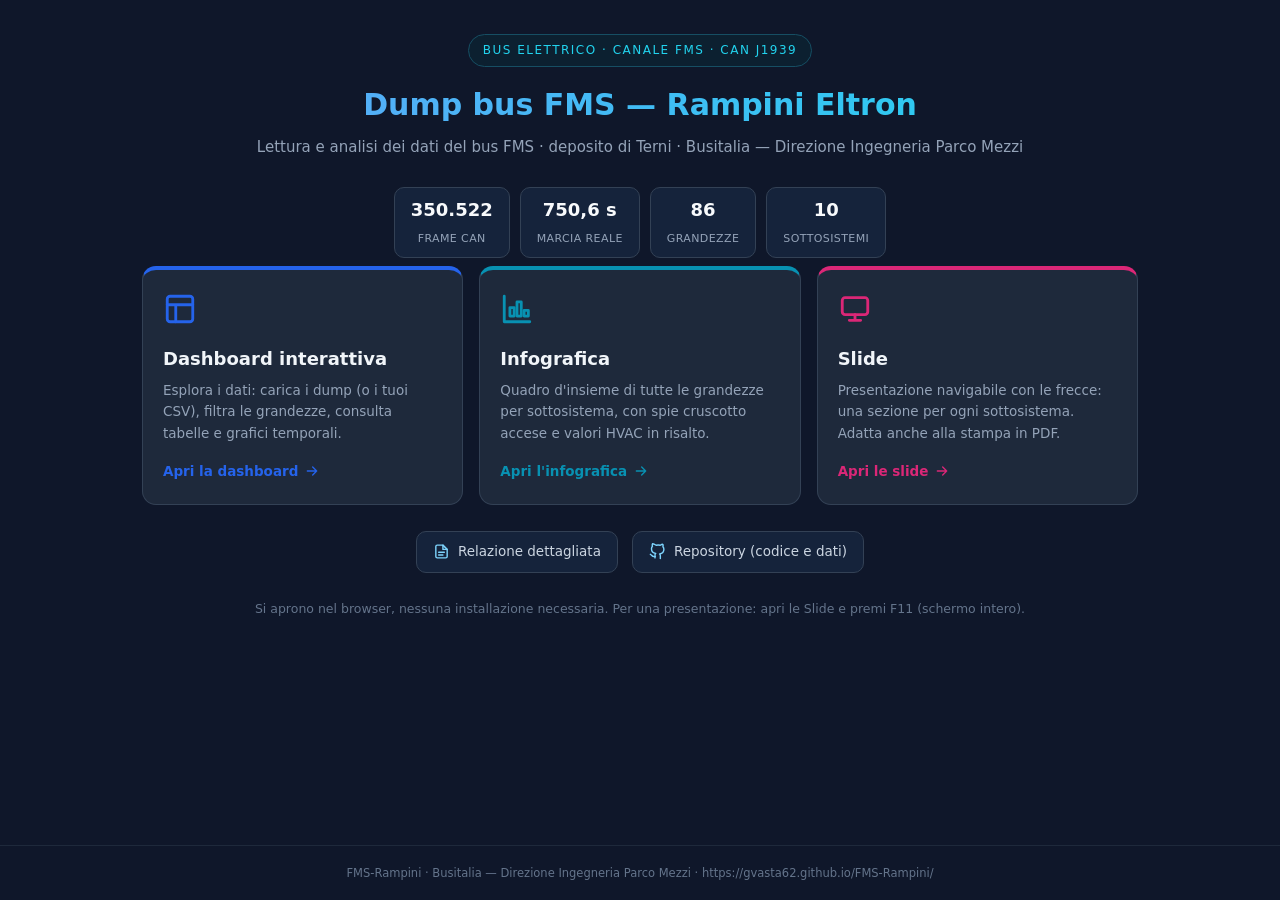
<file: index.html>
<!DOCTYPE html>
<html lang="it">
<head>
<meta charset="utf-8">
<meta name="viewport" content="width=device-width, initial-scale=1">
<title>FMS-Rampini — Dump bus FMS Rampini Eltron</title>
<style>
*{box-sizing:border-box}
body{margin:0;min-height:100vh;background:#0f172a;color:#e2e8f0;
  font:15px/1.6 system-ui,-apple-system,Segoe UI,Roboto,sans-serif;
  display:flex;flex-direction:column}
.wrap{max-width:1040px;margin:0 auto;padding:34px 22px;width:100%;flex:1}
.hero{text-align:center;margin-bottom:28px}
.kick{font-size:12px;letter-spacing:1.5px;color:#22d3ee;border:1px solid #164e63;background:#0c2030;
  display:inline-block;padding:6px 14px;border-radius:20px;margin-bottom:14px}
h1{font-size:30px;margin:0 0 6px;
  background:linear-gradient(90deg,#60a5fa,#22d3ee);-webkit-background-clip:text;background-clip:text;color:transparent}
.hero p{color:#94a3b8;margin:0}
.cards{display:grid;grid-template-columns:repeat(3,1fr);gap:16px;margin-top:8px}
.card{display:flex;flex-direction:column;background:#1e293b;border:1px solid #334155;border-top:4px solid var(--c);
  border-radius:14px;padding:22px 20px;text-decoration:none;color:inherit;transition:.16s}
.card:hover{transform:translateY(-3px);border-color:var(--c);box-shadow:0 10px 28px rgba(0,0,0,.35)}
.ic{color:var(--c);margin-bottom:12px}
.ic svg{width:34px;height:34px}
.card h2{font-size:18px;margin:0 0 6px;color:#f1f5f9}
.card p{color:#94a3b8;font-size:13.5px;margin:0;flex:1}
.go{margin-top:16px;color:var(--c);font-weight:600;font-size:13.5px;display:inline-flex;align-items:center;gap:6px}
.go svg{width:16px;height:16px}
.sub{display:flex;gap:14px;flex-wrap:wrap;justify-content:center;margin-top:26px}
.sub a{display:inline-flex;align-items:center;gap:8px;color:#cbd5e1;text-decoration:none;
  border:1px solid #334155;background:#15233b;border-radius:10px;padding:9px 16px;font-size:13.5px;transition:.15s}
.sub a:hover{border-color:#475569;color:#fff}
.sub svg{width:17px;height:17px;color:#7dd3fc}
.kpis{display:flex;gap:10px;justify-content:center;flex-wrap:wrap;margin:24px 0 4px}
.kpi{background:#15233b;border:1px solid #334155;border-radius:10px;padding:8px 16px;text-align:center}
.kpi b{display:block;font-size:18px;color:#f8fafc}
.kpi span{font-size:11px;text-transform:uppercase;letter-spacing:.4px;color:#94a3b8}
.note{margin-top:26px;color:#64748b;font-size:12.5px;text-align:center}
.foot{color:#64748b;font-size:11.5px;text-align:center;padding:18px;border-top:1px solid #1e293b}
@media(max-width:720px){.cards{grid-template-columns:1fr}}
</style>
</head>
<body>
<div class="wrap">
  <div class="hero">
    <div class="kick">BUS ELETTRICO · CANALE FMS · CAN J1939</div>
    <h1>Dump bus FMS — Rampini Eltron</h1>
    <p>Lettura e analisi dei dati del bus FMS · deposito di Terni · Busitalia — Direzione Ingegneria Parco Mezzi</p>
  </div>

  <div class="kpis">
    <div class="kpi"><b>350.522</b><span>frame CAN</span></div>
    <div class="kpi"><b>750,6 s</b><span>marcia reale</span></div>
    <div class="kpi"><b>86</b><span>grandezze</span></div>
    <div class="kpi"><b>10</b><span>sottosistemi</span></div>
  </div>

  <div class="cards">
    <a class="card" style="--c:#2563eb" href="./src/index.html">
      <div class="ic"><svg viewBox="0 0 24 24" fill="none" stroke="currentColor" stroke-width="2" stroke-linecap="round" stroke-linejoin="round"><rect x="3" y="3" width="18" height="18" rx="2"/><path d="M3 9h18M9 21V9"/></svg></div>
      <h2>Dashboard interattiva</h2>
      <p>Esplora i dati: carica i dump (o i tuoi CSV), filtra le grandezze, consulta tabelle e grafici temporali.</p>
      <span class="go">Apri la dashboard <svg viewBox="0 0 24 24" fill="none" stroke="currentColor" stroke-width="2" stroke-linecap="round" stroke-linejoin="round"><path d="M5 12h14M13 6l6 6-6 6"/></svg></span>
    </a>

    <a class="card" style="--c:#0891b2" href="./docs/infografica.html">
      <div class="ic"><svg viewBox="0 0 24 24" fill="none" stroke="currentColor" stroke-width="2" stroke-linecap="round" stroke-linejoin="round"><path d="M3 3v18h18"/><rect x="7" y="11" width="3" height="6"/><rect x="12" y="7" width="3" height="10"/><rect x="17" y="13" width="3" height="4"/></svg></div>
      <h2>Infografica</h2>
      <p>Quadro d'insieme di tutte le grandezze per sottosistema, con spie cruscotto accese e valori HVAC in risalto.</p>
      <span class="go">Apri l'infografica <svg viewBox="0 0 24 24" fill="none" stroke="currentColor" stroke-width="2" stroke-linecap="round" stroke-linejoin="round"><path d="M5 12h14M13 6l6 6-6 6"/></svg></span>
    </a>

    <a class="card" style="--c:#db2777" href="./docs/slide.html">
      <div class="ic"><svg viewBox="0 0 24 24" fill="none" stroke="currentColor" stroke-width="2" stroke-linecap="round" stroke-linejoin="round"><rect x="3" y="4" width="18" height="12" rx="2"/><path d="M8 20h8M12 16v4"/></svg></div>
      <h2>Slide</h2>
      <p>Presentazione navigabile con le frecce: una sezione per ogni sottosistema. Adatta anche alla stampa in PDF.</p>
      <span class="go">Apri le slide <svg viewBox="0 0 24 24" fill="none" stroke="currentColor" stroke-width="2" stroke-linecap="round" stroke-linejoin="round"><path d="M5 12h14M13 6l6 6-6 6"/></svg></span>
    </a>
  </div>

  <div class="sub">
    <a href="https://github.com/gvasta62/FMS-Rampini/blob/main/docs/RELAZIONE_PROGETTO.md" target="_blank" rel="noopener">
      <svg viewBox="0 0 24 24" fill="none" stroke="currentColor" stroke-width="2" stroke-linecap="round" stroke-linejoin="round"><path d="M14 3H6a2 2 0 0 0-2 2v14a2 2 0 0 0 2 2h12a2 2 0 0 0 2-2V9z"/><path d="M14 3v6h6M8 13h8M8 17h6"/></svg>
      Relazione dettagliata
    </a>
    <a href="https://github.com/gvasta62/FMS-Rampini" target="_blank" rel="noopener">
      <svg viewBox="0 0 24 24" fill="none" stroke="currentColor" stroke-width="2" stroke-linecap="round" stroke-linejoin="round"><path d="M9 19c-5 1.5-5-2.5-7-3m14 6v-3.9a3.4 3.4 0 0 0-1-2.6c3-.3 6-1.5 6-6.6a5 5 0 0 0-1.4-3.5 4.7 4.7 0 0 0-.1-3.5s-1.1-.3-3.5 1.3a12 12 0 0 0-6 0C6.1.7 5 1 5 1a4.7 4.7 0 0 0-.1 3.5A5 5 0 0 0 3.5 8c0 5 3 6.3 6 6.6a3.4 3.4 0 0 0-1 2.6V21"/></svg>
      Repository (codice e dati)
    </a>
  </div>

  <p class="note">Si aprono nel browser, nessuna installazione necessaria. Per una presentazione: apri le Slide e premi F11 (schermo intero).</p>
</div>
<div class="foot">FMS-Rampini · Busitalia — Direzione Ingegneria Parco Mezzi · https://gvasta62.github.io/FMS-Rampini/</div>
</body>
</html>
</file>
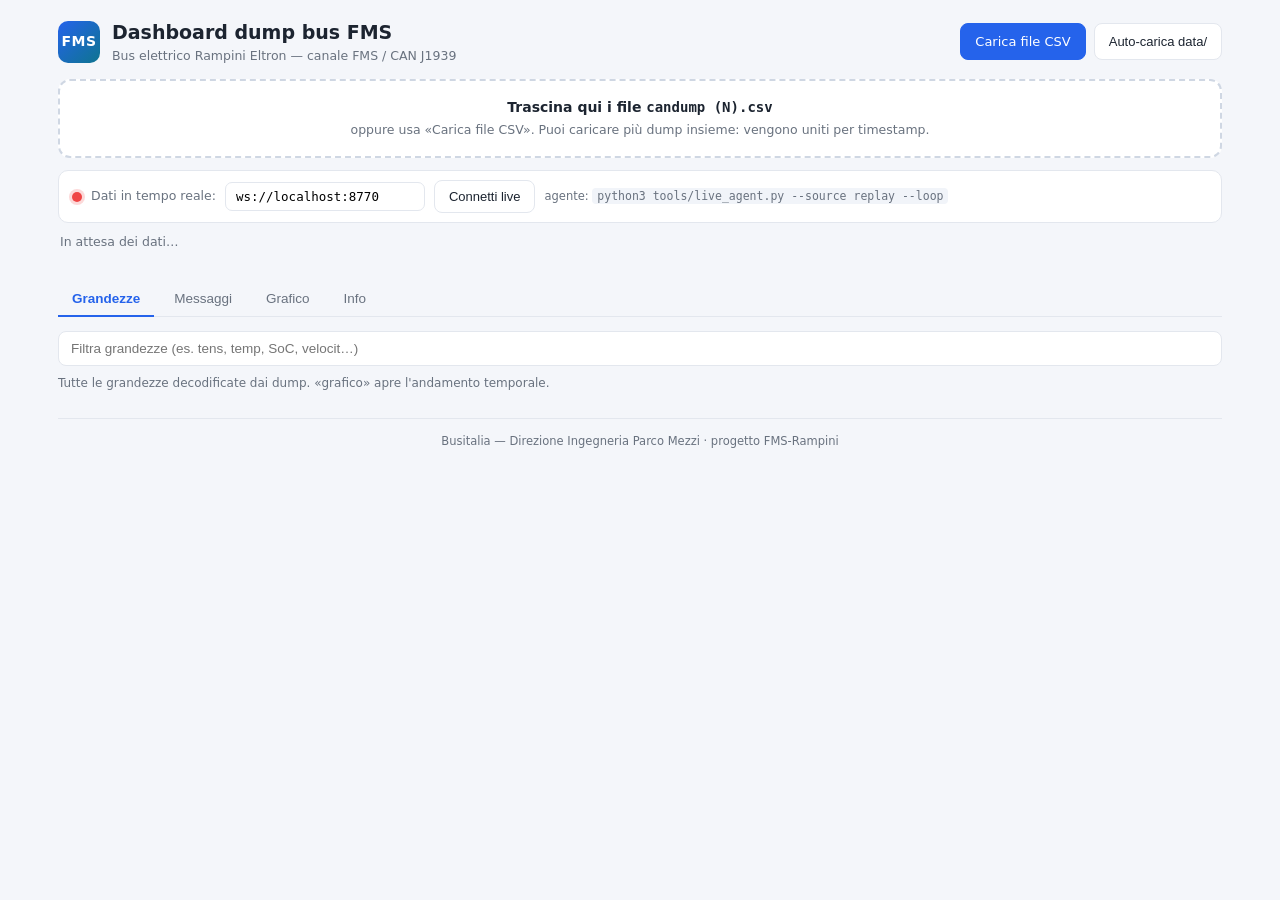
<file: src/index.html>
<!DOCTYPE html>
<html lang="it">
<head>
<meta charset="utf-8">
<meta name="viewport" content="width=device-width, initial-scale=1">
<title>FMS-Rampini — Dashboard dump bus FMS</title>
<link rel="stylesheet" href="styles.css">
</head>
<body>
<div id="app">
  <header class="topbar">
    <div class="brand">
      <div class="logo">FMS</div>
      <div>
        <h1>Dashboard dump bus FMS</h1>
        <div class="sub">Bus elettrico Rampini Eltron — canale FMS / CAN J1939</div>
      </div>
    </div>
    <div class="loaders">
      <label class="btn primary">Carica file CSV
        <input type="file" id="file-input" accept=".csv" multiple hidden>
      </label>
      <button class="btn" id="btn-auto" title="Funziona solo se la pagina è servita via web server">Auto-carica data/</button>
    </div>
  </header>

  <div id="dropzone" class="dropzone">
    <div class="dz-inner">
      <strong>Trascina qui i file <code>candump (N).csv</code></strong>
      <span>oppure usa «Carica file CSV». Puoi caricare più dump insieme: vengono uniti per timestamp.</span>
    </div>
  </div>

  <div class="livebar">
    <span class="live-dot off" id="live-dot"></span>
    <span class="live-lbl">Dati in tempo reale:</span>
    <input id="ws-url" value="ws://localhost:8770" spellcheck="false" autocomplete="off">
    <button class="btn" id="btn-live">Connetti live</button>
    <span class="live-info" id="live-info">agente: <code>python3 tools/live_agent.py --source replay --loop</code></span>
    <span class="rec" id="rec-box">
      <span class="sep">·</span>
      <span class="live-info" id="rec-info"></span>
      <input id="dump-name" placeholder="nome-dump" autocomplete="off">
      <button class="btn" id="btn-save">Salva dump CSV</button>
    </span>
  </div>

  <div id="status" class="status">In attesa dei dati…</div>

  <section id="summary" class="summary"></section>
  <div id="timespan" class="timespan"></div>

  <nav class="tabs">
    <button class="tab-btn active" data-tab="signals">Grandezze</button>
    <button class="tab-btn" data-tab="messages">Messaggi</button>
    <button class="tab-btn" data-tab="plot">Grafico</button>
    <button class="tab-btn" data-tab="about">Info</button>
  </nav>

  <main>
    <div id="tab-signals" class="tab-pane active">
      <div class="toolbar"><input id="sig-filter" type="search" placeholder="Filtra grandezze (es. tens, temp, SoC, velocit…)"></div>
      <div class="hint">Tutte le grandezze decodificate dai dump. «grafico» apre l'andamento temporale.</div>
      <div id="signals-host"></div>
    </div>

    <div id="tab-messages" class="tab-pane"></div>

    <div id="tab-plot" class="tab-pane">
      <div class="toolbar">
        <select id="plot-select" multiple size="6" class="plot-select"></select>
        <div class="plot-hint">Ctrl/Cmd-click per confrontare più grandezze (max 8).</div>
      </div>
      <div id="plot-legend" class="legend"></div>
      <div class="chart-wrap"><canvas id="plot-canvas"></canvas></div>
    </div>

    <div id="tab-about" class="tab-pane">
      <h2>Come funziona</h2>
      <p>I file <code>candump (N).csv</code> contengono i frame CAN grezzi del canale FMS (J1939).
      La dashboard li decodifica usando la "chiave" del file DBC del costruttore
      (<code>RAMPINI_ELTRON_TERNI_corretto.dbc</code>, 61 messaggi / 171 segnali) e ne ricava le
      grandezze fisiche.</p>
      <ul>
        <li>Match dei frame per <b>PGN</b> (tipo di messaggio).</li>
        <li>PGN proprietari <code>0xFF00/01/02</code>: valido solo il <b>source 30</b> (BMS).</li>
        <li>Decodifica J1939: Intel/Motorola, segno, scala, offset, tabelle valori, multiplexing.</li>
        <li>Grandezza <b>derivata</b> <code>Potenza istantanea = Vpack × IPack</code> da BMS_STAT1 (~4 Hz).</li>
      </ul>
      <p class="dim">Nota: la posizione GPS non transita sul canale FMS; i contatori energetici di
      BMS_ENERGY possono restare a 0 perché non popolati dal BMS (vedi documenti in <code>docs/</code>).</p>
    </div>
  </main>
  <footer class="foot">Busitalia — Direzione Ingegneria Parco Mezzi · progetto FMS-Rampini</footer>
</div>

<script src="signals.js"></script>
<script src="decoder.js"></script>
<script src="chart.js"></script>
<script src="app.js"></script>
</body>
</html>
</file>
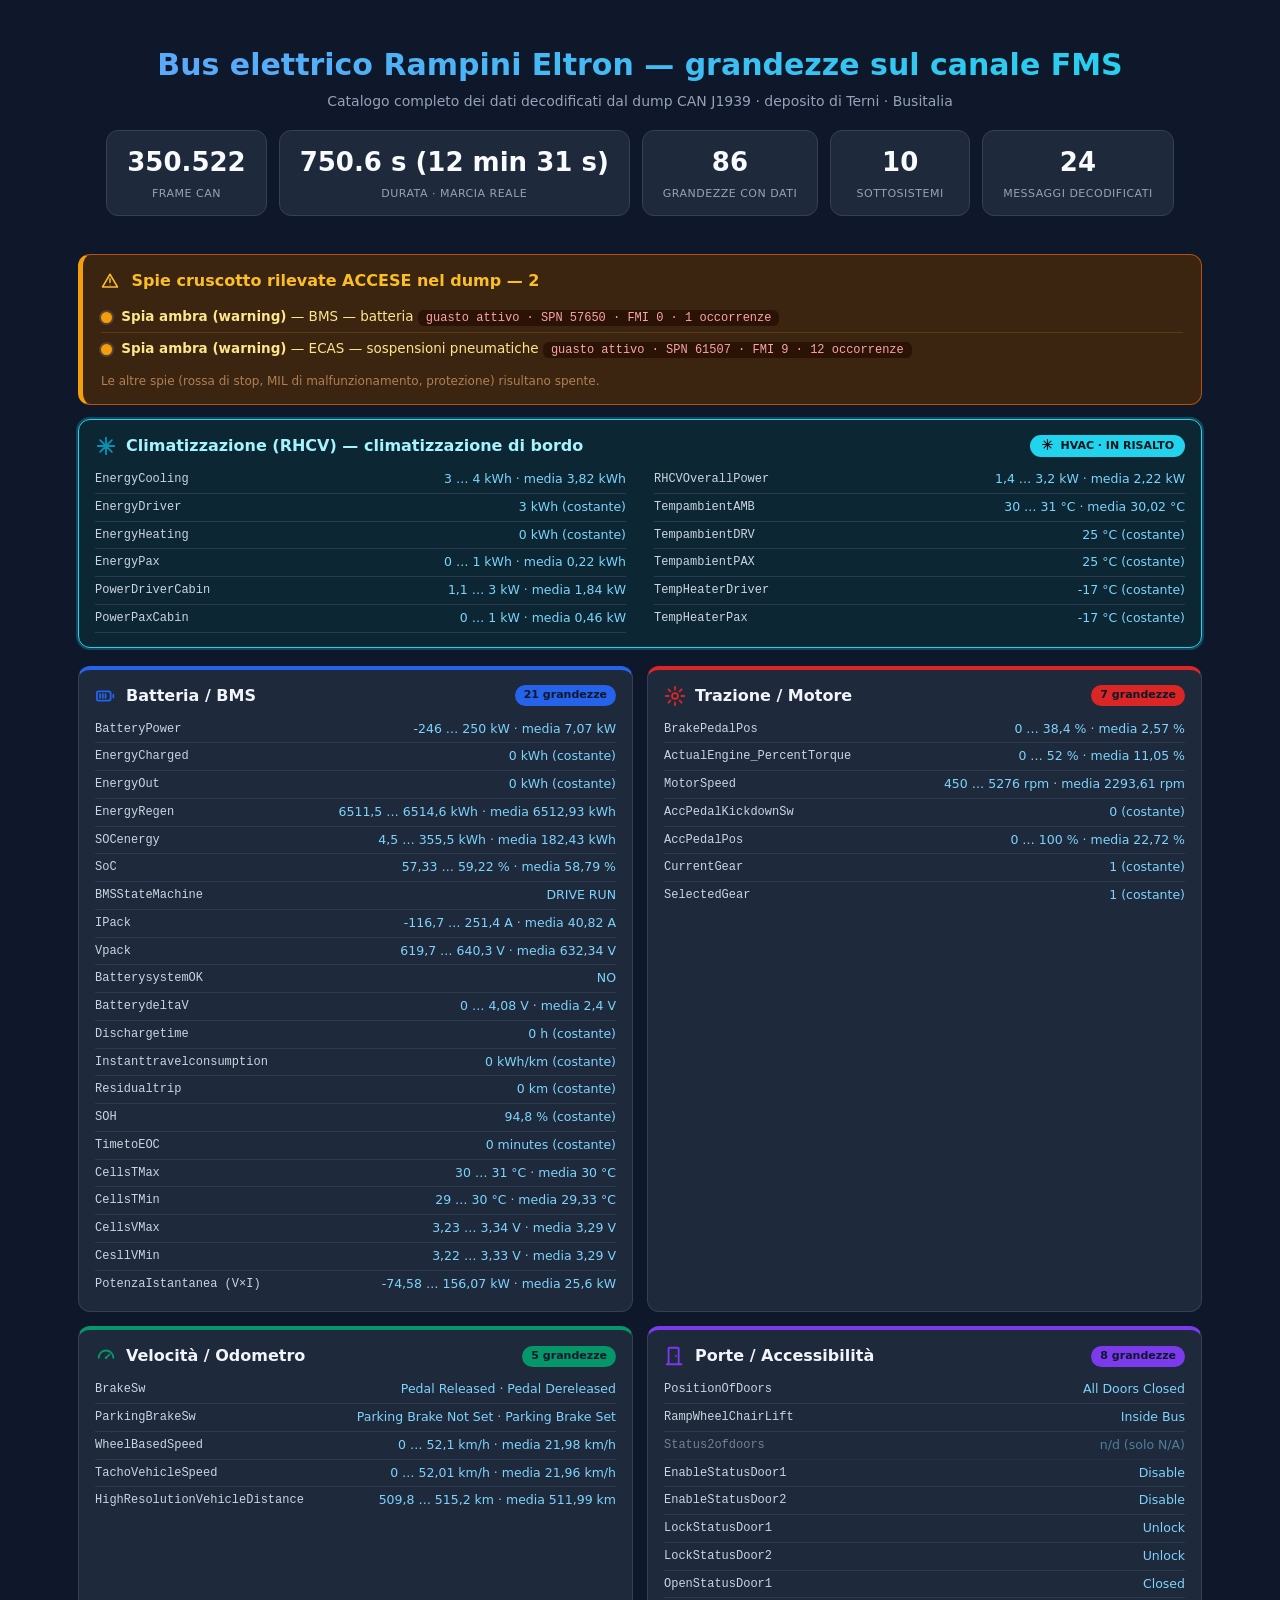
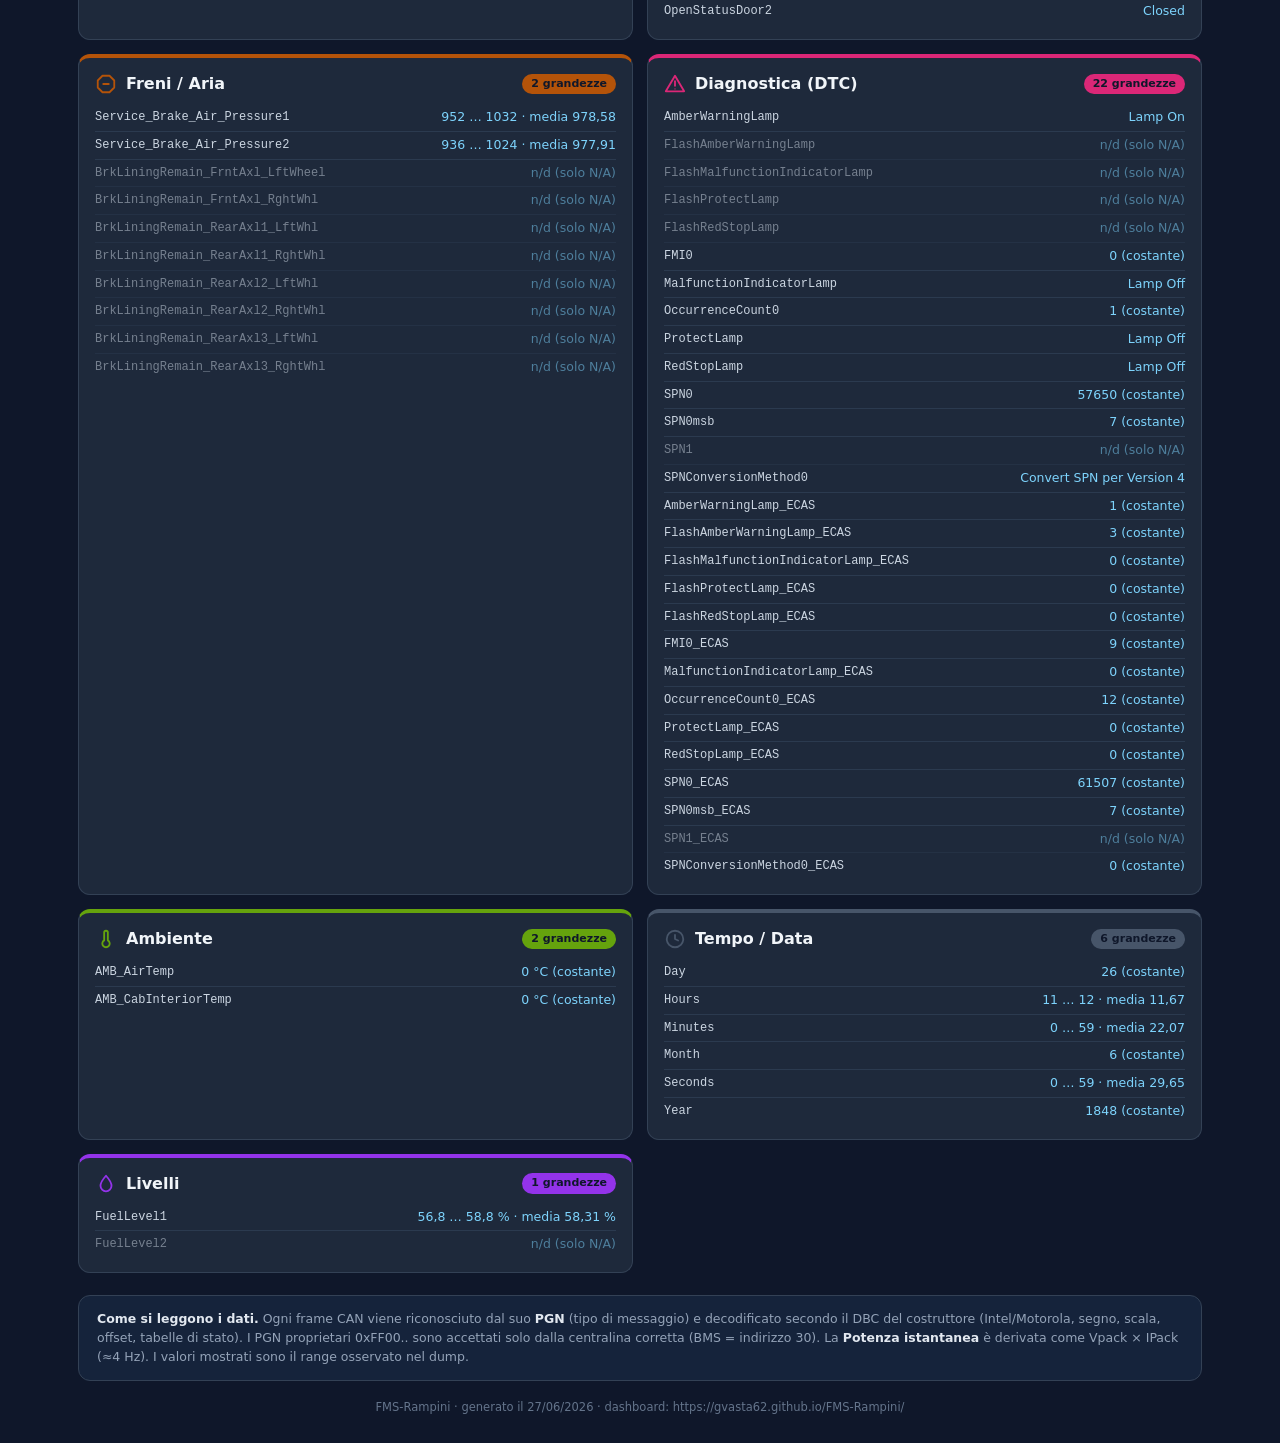
<file: docs/infografica.html>
<!DOCTYPE html><html lang="it"><head><meta charset="utf-8">
<meta name="viewport" content="width=device-width, initial-scale=1">
<title>FMS-Rampini — Infografica grandezze</title>
<style>
*{box-sizing:border-box}
body{margin:0;background:#0f172a;color:#e2e8f0;font:14px/1.5 system-ui,Segoe UI,Roboto,sans-serif}
.wrap{max-width:1180px;margin:0 auto;padding:28px}
.hero{text-align:center;padding:14px 0 22px}
.hero h1{font-size:30px;margin:0 0 4px;background:linear-gradient(90deg,#60a5fa,#22d3ee);-webkit-background-clip:text;background-clip:text;color:transparent}
.hero p{color:#94a3b8;margin:2px 0;font-size:14px}
.kpis{display:flex;gap:12px;justify-content:center;flex-wrap:wrap;margin:18px 0 6px}
.kpi{background:#1e293b;border:1px solid #334155;border-radius:12px;padding:12px 20px;min-width:140px}
.kpi b{font-size:26px;display:block;color:#f8fafc}
.kpi span{font-size:11px;text-transform:uppercase;letter-spacing:.5px;color:#94a3b8}
.grid{display:grid;grid-template-columns:repeat(2,1fr);gap:14px;margin-top:18px}
.card{background:#1e293b;border:1px solid #334155;border-top:4px solid var(--c);border-radius:12px;padding:14px 16px;break-inside:avoid}
.card header{display:flex;align-items:center;gap:9px;margin-bottom:8px}
.card .ic{color:var(--c);display:inline-flex;align-items:center}
.card .ic svg{width:22px;height:22px}
.card h2{font-size:16px;margin:0;flex:1;color:#f1f5f9}
.card .cnt{font-size:11px;color:#0f172a;background:var(--c);padding:2px 9px;border-radius:20px;font-weight:600}
.card ul{list-style:none;margin:0;padding:0}
.card li{display:flex;justify-content:space-between;gap:12px;padding:4px 0;border-bottom:1px solid #2b3a4f;font-size:12.5px}
.card li:last-child{border-bottom:none}
.sg{color:#cbd5e1;font-family:ui-monospace,Consolas,monospace;font-size:12px;white-space:nowrap}
.vl{color:#7dd3fc;text-align:right}
.alert{background:#3b2410;border:1px solid #b45309;border-left:5px solid #f59e0b;border-radius:12px;padding:14px 18px;margin:10px 0 4px}
.alert.ok{background:#0e2a1c;border-color:#15803d;border-left-color:#22c55e}
.alert-h{font-size:16px;font-weight:700;color:#fbbf24;margin-bottom:8px}
.alert.ok .alert-h{color:#86efac;margin-bottom:0}
.alert ul{list-style:none;margin:0;padding:0}
.alert li{padding:5px 0;border-bottom:1px solid #5a3a17;font-size:13.5px;color:#fde68a}
.alert li:last-child{border-bottom:none}
.alert .dtc{font-family:ui-monospace,Consolas,monospace;font-size:12px;color:#fca5a5;background:#2a1206;padding:1px 8px;border-radius:6px}
.dot{display:inline-block;width:11px;height:11px;border-radius:50%;vertical-align:middle;margin-right:5px;box-shadow:0 0 0 2px rgba(255,255,255,.14)}
.alert-h svg{width:18px;height:18px;vertical-align:-4px;margin-right:7px}
.badge2 svg{width:13px;height:13px;vertical-align:-2px;margin-right:3px}
.alert-foot{color:#b08055;font-size:12px;margin:8px 0 0}
.card.hvac{border:1px solid #22d3ee;box-shadow:0 0 0 2px rgba(34,211,238,.25);background:#0c2733;margin:14px 0}
.card.hvac h2{color:#a5f3fc}
.badge2{font-size:11px;color:#06141b;background:#22d3ee;padding:3px 11px;border-radius:20px;font-weight:700}
ul.cols2{column-count:2;column-gap:28px}
ul.cols2 li{break-inside:avoid}
.note{margin-top:22px;background:#15233b;border:1px solid #334155;border-radius:12px;padding:14px 18px;font-size:12.5px;color:#94a3b8}
.note b{color:#e2e8f0}
.foot{text-align:center;color:#64748b;font-size:11.5px;margin-top:18px}
@media print{body{background:#fff;color:#111}.card,.kpi,.note{background:#fff;border-color:#ccc}.hero h1{color:#1e40af;-webkit-text-fill-color:#1e40af}.sg{color:#333}.vl{color:#1e40af}}
</style></head><body><div class="wrap">
  <div class="hero">
    <h1>Bus elettrico Rampini Eltron — grandezze sul canale FMS</h1>
    <p>Catalogo completo dei dati decodificati dal dump CAN&nbsp;J1939 · deposito di Terni · Busitalia</p>
    <div class="kpis">
      <div class="kpi"><b>350.522</b><span>frame CAN</span></div>
      <div class="kpi"><b>750.6 s (12 min 31 s)</b><span>durata · marcia reale</span></div>
      <div class="kpi"><b>86</b><span>grandezze con dati</span></div>
      <div class="kpi"><b>10</b><span>sottosistemi</span></div>
      <div class="kpi"><b>24</b><span>messaggi decodificati</span></div>
    </div>
  </div>
  <div class="alert"><div class="alert-h"><svg viewBox="0 0 24 24" fill="none" stroke="currentColor" stroke-width="2" stroke-linecap="round" stroke-linejoin="round"><path d="M12 3 22 20H2z"/><path d="M12 9v5"/><circle cx="12" cy="17.4" r=".7" fill="currentColor" stroke="none"/></svg> Spie cruscotto rilevate ACCESE nel dump — 2</div><ul><li><span class="dot" style="background:#f59e0b"></span> <b>Spia ambra (warning)</b> — BMS — batteria <span class="dtc">guasto attivo · SPN 57650 · FMI 0 · 1 occorrenze</span></li><li><span class="dot" style="background:#f59e0b"></span> <b>Spia ambra (warning)</b> — ECAS — sospensioni pneumatiche <span class="dtc">guasto attivo · SPN 61507 · FMI 9 · 12 occorrenze</span></li></ul><p class="alert-foot">Le altre spie (rossa di stop, MIL di malfunzionamento, protezione) risultano spente.</p></div>
  
      <section class="card hvac" style="--c:#0891b2">
        <header><span class="ic"><svg viewBox="0 0 24 24" fill="none" stroke="currentColor" stroke-width="2" stroke-linecap="round" stroke-linejoin="round"><path d="M12 3v18M3 12h18M5.6 5.6l12.8 12.8M18.4 5.6 5.6 18.4"/></svg></span><h2>Climatizzazione (RHCV) — climatizzazione di bordo</h2>
          <span class="badge2"><svg viewBox="0 0 24 24" fill="none" stroke="currentColor" stroke-width="2" stroke-linecap="round" stroke-linejoin="round"><path d="M12 3v18M3 12h18M5.6 5.6l12.8 12.8M18.4 5.6 5.6 18.4"/></svg> HVAC · IN RISALTO</span></header>
        <ul class="cols2"><li><span class="sg">EnergyCooling</span><span class="vl">3 … 4 kWh  ·  media 3,82 kWh</span></li><li><span class="sg">EnergyDriver</span><span class="vl">3 kWh (costante)</span></li><li><span class="sg">EnergyHeating</span><span class="vl">0 kWh (costante)</span></li><li><span class="sg">EnergyPax</span><span class="vl">0 … 1 kWh  ·  media 0,22 kWh</span></li><li><span class="sg">PowerDriverCabin</span><span class="vl">1,1 … 3 kW  ·  media 1,84 kW</span></li><li><span class="sg">PowerPaxCabin</span><span class="vl">0 … 1 kW  ·  media 0,46 kW</span></li><li><span class="sg">RHCVOverallPower</span><span class="vl">1,4 … 3,2 kW  ·  media 2,22 kW</span></li><li><span class="sg">TempambientAMB</span><span class="vl">30 … 31 °C  ·  media 30,02 °C</span></li><li><span class="sg">TempambientDRV</span><span class="vl">25 °C (costante)</span></li><li><span class="sg">TempambientPAX</span><span class="vl">25 °C (costante)</span></li><li><span class="sg">TempHeaterDriver</span><span class="vl">-17 °C (costante)</span></li><li><span class="sg">TempHeaterPax</span><span class="vl">-17 °C (costante)</span></li></ul>
      </section>
  <div class="grid">
      <section class="card" style="--c:#2563eb">
        <header><span class="ic"><svg viewBox="0 0 24 24" fill="none" stroke="currentColor" stroke-width="2" stroke-linecap="round" stroke-linejoin="round"><rect x="2" y="7" width="15" height="10" rx="2"/><path d="M20 10.5v3"/><path d="M5.5 10v4M8.5 10v4M11.5 10v4"/></svg></span><h2>Batteria / BMS</h2>
          <span class="cnt">21 grandezze</span></header>
        <ul><li><span class="sg">BatteryPower</span><span class="vl">-246 … 250 kW  ·  media 7,07 kW</span></li><li><span class="sg">EnergyCharged</span><span class="vl">0 kWh (costante)</span></li><li><span class="sg">EnergyOut</span><span class="vl">0 kWh (costante)</span></li><li><span class="sg">EnergyRegen</span><span class="vl">6511,5 … 6514,6 kWh  ·  media 6512,93 kWh</span></li><li><span class="sg">SOCenergy</span><span class="vl">4,5 … 355,5 kWh  ·  media 182,43 kWh</span></li><li><span class="sg">SoC</span><span class="vl">57,33 … 59,22 %  ·  media 58,79 %</span></li><li><span class="sg">BMSStateMachine</span><span class="vl">DRIVE RUN</span></li><li><span class="sg">IPack</span><span class="vl">-116,7 … 251,4 A  ·  media 40,82 A</span></li><li><span class="sg">Vpack</span><span class="vl">619,7 … 640,3 V  ·  media 632,34 V</span></li><li><span class="sg">BatterysystemOK</span><span class="vl">NO</span></li><li><span class="sg">BatterydeltaV</span><span class="vl">0 … 4,08 V  ·  media 2,4 V</span></li><li><span class="sg">Dischargetime</span><span class="vl">0 h (costante)</span></li><li><span class="sg">Instanttravelconsumption</span><span class="vl">0 kWh/km (costante)</span></li><li><span class="sg">Residualtrip</span><span class="vl">0 km (costante)</span></li><li><span class="sg">SOH</span><span class="vl">94,8 % (costante)</span></li><li><span class="sg">TimetoEOC</span><span class="vl">0 minutes (costante)</span></li><li><span class="sg">CellsTMax</span><span class="vl">30 … 31 °C  ·  media 30 °C</span></li><li><span class="sg">CellsTMin</span><span class="vl">29 … 30 °C  ·  media 29,33 °C</span></li><li><span class="sg">CellsVMax</span><span class="vl">3,23 … 3,34 V  ·  media 3,29 V</span></li><li><span class="sg">CesllVMin</span><span class="vl">3,22 … 3,33 V  ·  media 3,29 V</span></li><li><span class="sg">PotenzaIstantanea (V×I)</span><span class="vl">-74,58 … 156,07 kW  ·  media 25,6 kW</span></li></ul>
      </section>
      <section class="card" style="--c:#dc2626">
        <header><span class="ic"><svg viewBox="0 0 24 24" fill="none" stroke="currentColor" stroke-width="2" stroke-linecap="round" stroke-linejoin="round"><circle cx="12" cy="12" r="3.2"/><path d="M12 2v3M12 19v3M2 12h3M19 12h3M4.9 4.9 7 7M17 17l2.1 2.1M19.1 4.9 17 7M7 17l-2.1 2.1"/></svg></span><h2>Trazione / Motore</h2>
          <span class="cnt">7 grandezze</span></header>
        <ul><li><span class="sg">BrakePedalPos</span><span class="vl">0 … 38,4 %  ·  media 2,57 %</span></li><li><span class="sg">ActualEngine_PercentTorque</span><span class="vl">0 … 52 %  ·  media 11,05 %</span></li><li><span class="sg">MotorSpeed</span><span class="vl">450 … 5276 rpm  ·  media 2293,61 rpm</span></li><li><span class="sg">AccPedalKickdownSw</span><span class="vl">0 (costante)</span></li><li><span class="sg">AccPedalPos</span><span class="vl">0 … 100 %  ·  media 22,72 %</span></li><li><span class="sg">CurrentGear</span><span class="vl">1 (costante)</span></li><li><span class="sg">SelectedGear</span><span class="vl">1 (costante)</span></li></ul>
      </section>
      <section class="card" style="--c:#059669">
        <header><span class="ic"><svg viewBox="0 0 24 24" fill="none" stroke="currentColor" stroke-width="2" stroke-linecap="round" stroke-linejoin="round"><path d="M4 14a8 8 0 0 1 16 0"/><path d="M12 14l3.6-3.6"/><circle cx="12" cy="14" r="1.4" fill="currentColor" stroke="none"/></svg></span><h2>Velocità / Odometro</h2>
          <span class="cnt">5 grandezze</span></header>
        <ul><li><span class="sg">BrakeSw</span><span class="vl">Pedal Released · Pedal Dereleased</span></li><li><span class="sg">ParkingBrakeSw</span><span class="vl">Parking Brake Not Set · Parking Brake Set</span></li><li><span class="sg">WheelBasedSpeed</span><span class="vl">0 … 52,1 km/h  ·  media 21,98 km/h</span></li><li><span class="sg">TachoVehicleSpeed</span><span class="vl">0 … 52,01 km/h  ·  media 21,96 km/h</span></li><li><span class="sg">HighResolutionVehicleDistance</span><span class="vl">509,8 … 515,2 km  ·  media 511,99 km</span></li></ul>
      </section>
      <section class="card" style="--c:#7c3aed">
        <header><span class="ic"><svg viewBox="0 0 24 24" fill="none" stroke="currentColor" stroke-width="2" stroke-linecap="round" stroke-linejoin="round"><path d="M5 21V4a1 1 0 0 1 1-1h9a1 1 0 0 1 1 1v17"/><path d="M3 21h16"/><circle cx="13" cy="12" r="1" fill="currentColor" stroke="none"/></svg></span><h2>Porte / Accessibilità</h2>
          <span class="cnt">8 grandezze</span></header>
        <ul><li><span class="sg">PositionOfDoors</span><span class="vl">All Doors Closed  </span></li><li><span class="sg">RampWheelChairLift</span><span class="vl">Inside Bus</span></li><li style="opacity:.5"><span class="sg">Status2ofdoors</span><span class="vl">n/d (solo N/A)</span></li><li><span class="sg">EnableStatusDoor1</span><span class="vl">Disable</span></li><li><span class="sg">EnableStatusDoor2</span><span class="vl">Disable</span></li><li><span class="sg">LockStatusDoor1</span><span class="vl">Unlock</span></li><li><span class="sg">LockStatusDoor2</span><span class="vl">Unlock</span></li><li><span class="sg">OpenStatusDoor1</span><span class="vl">Closed</span></li><li><span class="sg">OpenStatusDoor2</span><span class="vl">Closed</span></li></ul>
      </section>
      <section class="card" style="--c:#b45309">
        <header><span class="ic"><svg viewBox="0 0 24 24" fill="none" stroke="currentColor" stroke-width="2" stroke-linecap="round" stroke-linejoin="round"><path d="M8.2 3h7.6L21 8.2v7.6L15.8 21H8.2L3 15.8V8.2z"/><path d="M9 12h6"/></svg></span><h2>Freni / Aria</h2>
          <span class="cnt">2 grandezze</span></header>
        <ul><li><span class="sg">Service_Brake_Air_Pressure1</span><span class="vl">952 … 1032  ·  media 978,58</span></li><li><span class="sg">Service_Brake_Air_Pressure2</span><span class="vl">936 … 1024  ·  media 977,91</span></li><li style="opacity:.5"><span class="sg">BrkLiningRemain_FrntAxl_LftWheel</span><span class="vl">n/d (solo N/A)</span></li><li style="opacity:.5"><span class="sg">BrkLiningRemain_FrntAxl_RghtWhl</span><span class="vl">n/d (solo N/A)</span></li><li style="opacity:.5"><span class="sg">BrkLiningRemain_RearAxl1_LftWhl</span><span class="vl">n/d (solo N/A)</span></li><li style="opacity:.5"><span class="sg">BrkLiningRemain_RearAxl1_RghtWhl</span><span class="vl">n/d (solo N/A)</span></li><li style="opacity:.5"><span class="sg">BrkLiningRemain_RearAxl2_LftWhl</span><span class="vl">n/d (solo N/A)</span></li><li style="opacity:.5"><span class="sg">BrkLiningRemain_RearAxl2_RghtWhl</span><span class="vl">n/d (solo N/A)</span></li><li style="opacity:.5"><span class="sg">BrkLiningRemain_RearAxl3_LftWhl</span><span class="vl">n/d (solo N/A)</span></li><li style="opacity:.5"><span class="sg">BrkLiningRemain_RearAxl3_RghtWhl</span><span class="vl">n/d (solo N/A)</span></li></ul>
      </section>
      <section class="card" style="--c:#db2777">
        <header><span class="ic"><svg viewBox="0 0 24 24" fill="none" stroke="currentColor" stroke-width="2" stroke-linecap="round" stroke-linejoin="round"><path d="M12 3 22 20H2z"/><path d="M12 9v5"/><circle cx="12" cy="17.4" r=".7" fill="currentColor" stroke="none"/></svg></span><h2>Diagnostica (DTC)</h2>
          <span class="cnt">22 grandezze</span></header>
        <ul><li><span class="sg">AmberWarningLamp</span><span class="vl">Lamp On</span></li><li style="opacity:.5"><span class="sg">FlashAmberWarningLamp</span><span class="vl">n/d (solo N/A)</span></li><li style="opacity:.5"><span class="sg">FlashMalfunctionIndicatorLamp</span><span class="vl">n/d (solo N/A)</span></li><li style="opacity:.5"><span class="sg">FlashProtectLamp</span><span class="vl">n/d (solo N/A)</span></li><li style="opacity:.5"><span class="sg">FlashRedStopLamp</span><span class="vl">n/d (solo N/A)</span></li><li><span class="sg">FMI0</span><span class="vl">0 (costante)</span></li><li><span class="sg">MalfunctionIndicatorLamp</span><span class="vl">Lamp Off</span></li><li><span class="sg">OccurrenceCount0</span><span class="vl">1 (costante)</span></li><li><span class="sg">ProtectLamp</span><span class="vl">Lamp Off</span></li><li><span class="sg">RedStopLamp</span><span class="vl">Lamp Off</span></li><li><span class="sg">SPN0</span><span class="vl">57650 (costante)</span></li><li><span class="sg">SPN0msb</span><span class="vl">7 (costante)</span></li><li style="opacity:.5"><span class="sg">SPN1</span><span class="vl">n/d (solo N/A)</span></li><li><span class="sg">SPNConversionMethod0</span><span class="vl">Convert SPN per Version 4</span></li><li><span class="sg">AmberWarningLamp_ECAS</span><span class="vl">1 (costante)</span></li><li><span class="sg">FlashAmberWarningLamp_ECAS</span><span class="vl">3 (costante)</span></li><li><span class="sg">FlashMalfunctionIndicatorLamp_ECAS</span><span class="vl">0 (costante)</span></li><li><span class="sg">FlashProtectLamp_ECAS</span><span class="vl">0 (costante)</span></li><li><span class="sg">FlashRedStopLamp_ECAS</span><span class="vl">0 (costante)</span></li><li><span class="sg">FMI0_ECAS</span><span class="vl">9 (costante)</span></li><li><span class="sg">MalfunctionIndicatorLamp_ECAS</span><span class="vl">0 (costante)</span></li><li><span class="sg">OccurrenceCount0_ECAS</span><span class="vl">12 (costante)</span></li><li><span class="sg">ProtectLamp_ECAS</span><span class="vl">0 (costante)</span></li><li><span class="sg">RedStopLamp_ECAS</span><span class="vl">0 (costante)</span></li><li><span class="sg">SPN0_ECAS</span><span class="vl">61507 (costante)</span></li><li><span class="sg">SPN0msb_ECAS</span><span class="vl">7 (costante)</span></li><li style="opacity:.5"><span class="sg">SPN1_ECAS</span><span class="vl">n/d (solo N/A)</span></li><li><span class="sg">SPNConversionMethod0_ECAS</span><span class="vl">0 (costante)</span></li></ul>
      </section>
      <section class="card" style="--c:#65a30d">
        <header><span class="ic"><svg viewBox="0 0 24 24" fill="none" stroke="currentColor" stroke-width="2" stroke-linecap="round" stroke-linejoin="round"><path d="M10 13.5V5a2 2 0 0 1 4 0v8.5a4 4 0 1 1-4 0z"/></svg></span><h2>Ambiente</h2>
          <span class="cnt">2 grandezze</span></header>
        <ul><li><span class="sg">AMB_AirTemp</span><span class="vl">0 °C (costante)</span></li><li><span class="sg">AMB_CabInteriorTemp</span><span class="vl">0 °C (costante)</span></li></ul>
      </section>
      <section class="card" style="--c:#475569">
        <header><span class="ic"><svg viewBox="0 0 24 24" fill="none" stroke="currentColor" stroke-width="2" stroke-linecap="round" stroke-linejoin="round"><circle cx="12" cy="12" r="9"/><path d="M12 7.5V12l3.4 1.6"/></svg></span><h2>Tempo / Data</h2>
          <span class="cnt">6 grandezze</span></header>
        <ul><li><span class="sg">Day</span><span class="vl">26 (costante)</span></li><li><span class="sg">Hours</span><span class="vl">11 … 12  ·  media 11,67</span></li><li><span class="sg">Minutes</span><span class="vl">0 … 59  ·  media 22,07</span></li><li><span class="sg">Month</span><span class="vl">6 (costante)</span></li><li><span class="sg">Seconds</span><span class="vl">0 … 59  ·  media 29,65</span></li><li><span class="sg">Year</span><span class="vl">1848 (costante)</span></li></ul>
      </section>
      <section class="card" style="--c:#9333ea">
        <header><span class="ic"><svg viewBox="0 0 24 24" fill="none" stroke="currentColor" stroke-width="2" stroke-linecap="round" stroke-linejoin="round"><path d="M12 3s6 6.6 6 11a6 6 0 0 1-12 0c0-4.4 6-11 6-11z"/></svg></span><h2>Livelli</h2>
          <span class="cnt">1 grandezze</span></header>
        <ul><li><span class="sg">FuelLevel1</span><span class="vl">56,8 … 58,8 %  ·  media 58,31 %</span></li><li style="opacity:.5"><span class="sg">FuelLevel2</span><span class="vl">n/d (solo N/A)</span></li></ul>
      </section></div>
  <div class="note">
    <b>Come si leggono i dati.</b> Ogni frame CAN viene riconosciuto dal suo <b>PGN</b> (tipo di messaggio) e
    decodificato secondo il DBC del costruttore (Intel/Motorola, segno, scala, offset, tabelle di stato).
    I PGN proprietari 0xFF00.. sono accettati solo dalla centralina corretta (BMS = indirizzo 30).
    La <b>Potenza istantanea</b> è derivata come Vpack × IPack (≈4 Hz). I valori mostrati sono il range osservato nel dump.
  </div>
  <div class="foot">FMS-Rampini · generato il 27/06/2026 · dashboard: https://gvasta62.github.io/FMS-Rampini/</div>
</div></body></html>
</file>
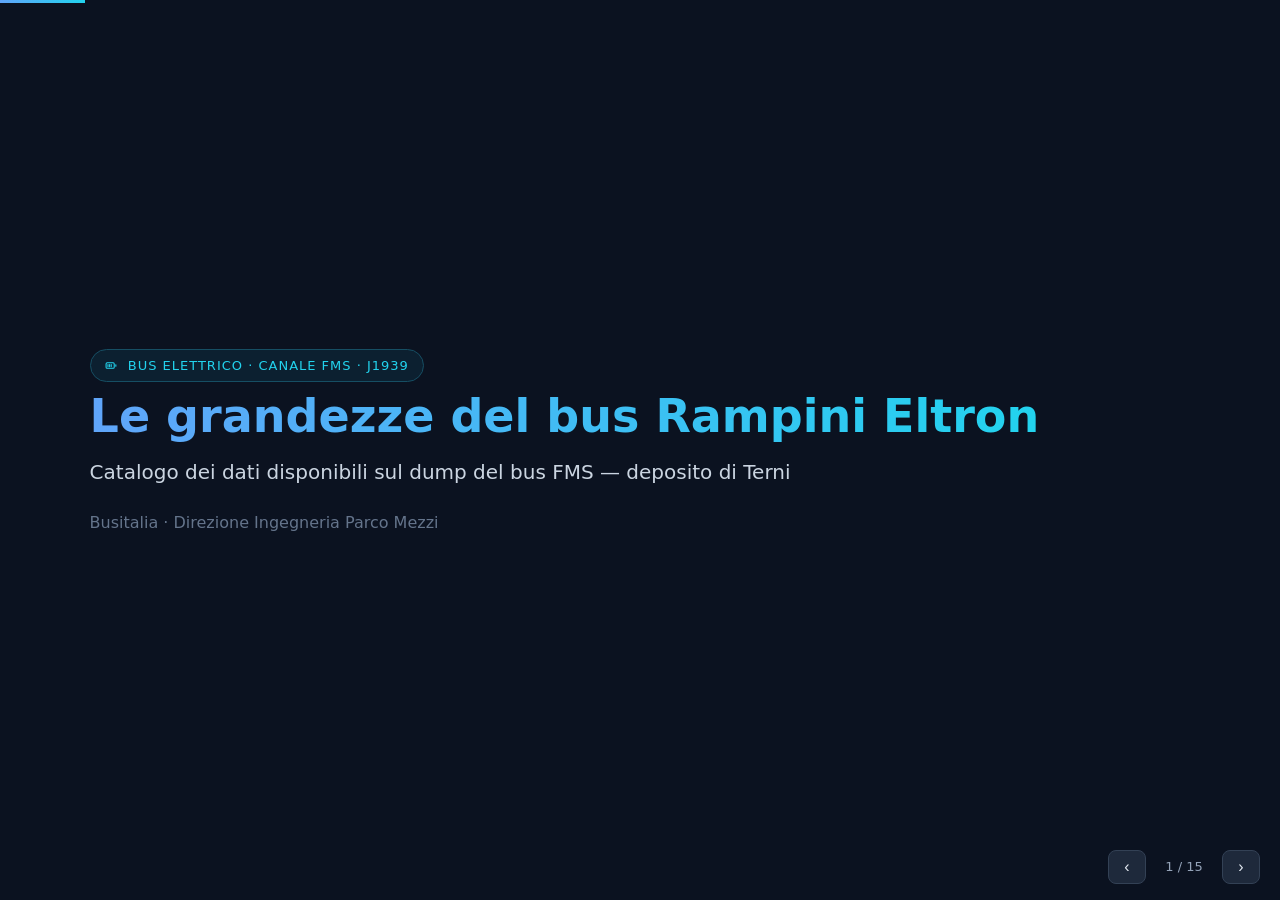
<file: docs/slide.html>
<!DOCTYPE html><html lang="it"><head><meta charset="utf-8">
<meta name="viewport" content="width=device-width, initial-scale=1">
<title>FMS-Rampini — Slide grandezze</title>
<style>
*{box-sizing:border-box}
html,body{margin:0;height:100%;background:#0b1220;font:16px/1.5 system-ui,Segoe UI,Roboto,sans-serif;color:#e2e8f0}
.deck{height:100vh;overflow:hidden;position:relative}
.slide{position:absolute;inset:0;display:none;flex-direction:column;justify-content:center;
  padding:6vh 7vw;animation:fade .25s ease}
.slide.active{display:flex}
@keyframes fade{from{opacity:.3}to{opacity:1}}
h1{font-size:46px;margin:.2em 0;line-height:1.1;background:linear-gradient(90deg,#60a5fa,#22d3ee);-webkit-background-clip:text;background-clip:text;color:transparent}
h2{font-size:30px;margin:0 0 22px;color:#f1f5f9;display:flex;align-items:center;gap:12px}
h2 .ic{color:var(--c);display:inline-flex;align-items:center}
h2 .ic svg{width:28px;height:28px}
h2 em{font-style:normal;font-size:14px;font-weight:600;color:#0b1220;background:var(--c,#38bdf8);padding:3px 12px;border-radius:20px;margin-left:auto}
.title{align-items:flex-start}
.badge{font-size:13px;letter-spacing:1px;color:#22d3ee;border:1px solid #164e63;background:#0c2030;padding:6px 14px;border-radius:20px}
.sub{font-size:20px;color:#cbd5e1;margin:6px 0}
.org{color:#64748b;margin-top:18px}
.kpis{display:grid;grid-template-columns:repeat(3,1fr);gap:18px}
.kpi{background:#15233b;border:1px solid #334155;border-radius:14px;padding:20px 22px}
.kpi b{font-size:30px;display:block;color:#f8fafc}
.kpi span{color:#94a3b8;font-size:13px}
.pipe{display:flex;align-items:stretch;gap:14px;margin-top:10px}
.step{flex:1;background:#15233b;border:1px solid #334155;border-radius:14px;padding:18px;position:relative}
.step span{position:absolute;top:-14px;left:18px;width:28px;height:28px;border-radius:50%;background:#2563eb;color:#fff;display:flex;align-items:center;justify-content:center;font-weight:700}
.step b{display:block;font-size:18px;margin-bottom:8px;color:#f1f5f9}
.step code{display:block;background:#0b1220;border:1px solid #243044;border-radius:8px;padding:8px;font-size:12.5px;color:#7dd3fc;word-break:break-all}
.step p{color:#94a3b8;font-size:13px;margin:8px 0 0}
.arr{display:flex;align-items:center;color:#38bdf8;font-size:30px}
.cap{color:#94a3b8;font-size:14px;margin-top:26px;border-left:3px solid #2563eb;padding-left:14px}
.ovgrid{display:grid;grid-template-columns:repeat(5,1fr);gap:14px}
.ovc{background:#15233b;border:1px solid #334155;border-top:4px solid var(--c);border-radius:14px;padding:18px 12px;text-align:center}
.ovc span{color:var(--c);display:flex;justify-content:center;height:30px}
.ovc span svg{width:30px;height:30px}
.ovc b{display:block;font-size:14px;margin:8px 0 4px;color:#f1f5f9}
.ovc i{font-style:normal;font-size:12px;color:#94a3b8}
table{width:100%;border-collapse:collapse;font-size:15px}
th{text-align:left;color:#94a3b8;font-size:12px;text-transform:uppercase;letter-spacing:.4px;border-bottom:2px solid #334155;padding:6px 10px}
td{padding:6px 10px;border-bottom:1px solid #1f2c44}
td.mono{font-family:ui-monospace,Consolas,monospace;font-size:13.5px;color:#e2e8f0}
td.v{color:#7dd3fc}
td.n{text-align:right;color:#94a3b8;font-variant-numeric:tabular-nums}
tr.dim td{opacity:.45}
.lampcall{background:#3b2410;border:1px solid #b45309;border-left:4px solid #f59e0b;border-radius:10px;padding:10px 16px;margin:-8px 0 16px;color:#fde68a;font-size:15px}
.lampcall i{font-style:normal;color:#fca5a5;font-family:ui-monospace,Consolas,monospace;font-size:13px}
.lampcall svg{width:18px;height:18px;vertical-align:-4px;margin-right:6px;color:#fbbf24}
.dot{display:inline-block;width:12px;height:12px;border-radius:50%;vertical-align:middle;margin-right:5px;box-shadow:0 0 0 2px rgba(255,255,255,.16)}
h2 em.hv{background:#22d3ee}
.detail table{display:block;max-height:58vh;overflow:auto}
ul.big{font-size:21px;line-height:2;list-style:none;padding:0}
ul.big b{color:#f8fafc}
ul.big svg{width:24px;height:24px;vertical-align:-5px;margin-right:8px;color:#22d3ee}
.badge svg{width:13px;height:13px;vertical-align:-2px;margin-right:5px}
.hud{position:fixed;bottom:16px;right:20px;display:flex;align-items:center;gap:12px;z-index:10}
.hud button{background:#1e293b;color:#e2e8f0;border:1px solid #334155;border-radius:8px;width:38px;height:34px;font-size:16px;cursor:pointer}
.hud button:hover{background:#334155}
.hud .pg{color:#94a3b8;font-size:13px;min-width:52px;text-align:center}
.bar{position:fixed;top:0;left:0;height:3px;background:linear-gradient(90deg,#60a5fa,#22d3ee);z-index:10;transition:width .2s}
@media print{.slide{display:flex!important;position:relative;height:100vh;page-break-after:always;background:#0b1220}.hud,.bar{display:none}}
</style></head><body>
<div class="bar" id="bar"></div>
<div class="deck" id="deck"><section class="slide title">
      <div class="badge"><svg viewBox="0 0 24 24" fill="none" stroke="currentColor" stroke-width="2" stroke-linecap="round" stroke-linejoin="round"><rect x="2" y="7" width="15" height="10" rx="2"/><path d="M20 10.5v3"/><path d="M5.5 10v4M8.5 10v4M11.5 10v4"/></svg> BUS ELETTRICO · CANALE FMS · J1939</div>
      <h1>Le grandezze del bus Rampini&nbsp;Eltron</h1>
      <p class="sub">Catalogo dei dati disponibili sul dump del bus FMS — deposito di Terni</p>
      <p class="org">Busitalia · Direzione Ingegneria Parco Mezzi</p></section><section class="slide stats">
      <h2>Il dump in numeri</h2>
      <div class="kpis">
        <div class="kpi"><b>350.522</b><span>frame CAN registrati</span></div>
        <div class="kpi"><b>750.6 s (12 min 31 s)</b><span>durata (marcia reale 0–52 km/h)</span></div>
        <div class="kpi"><b>86</b><span>grandezze decodificate</span></div>
        <div class="kpi"><b>10</b><span>sottosistemi del veicolo</span></div>
        <div class="kpi"><b>24</b><span>messaggi CAN diversi</span></div>
        <div class="kpi"><b>6</b><span>file dump uniti per timestamp</span></div>
      </div></section><section class="slide flow">
      <h2>Dal segnale grezzo alla grandezza</h2>
      <div class="pipe">
        <div class="step"><span>1</span><b>Frame CAN grezzo</b><code>0CFF3F1E … 95301786abac0000</code><p>PGN + source + payload esadecimale</p></div>
        <div class="arr">→</div>
        <div class="step"><span>2</span><b>Chiave DBC</b><code>61 messaggi · 171 segnali</code><p>bit, endianness, scala, offset, stati</p></div>
        <div class="arr">→</div>
        <div class="step"><span>3</span><b>Grandezza fisica</b><code>Vpack = 636,3 V</code><p>con unità, range e statistiche</p></div>
      </div>
      <p class="cap">Regola chiave: i PGN proprietari 0xFF00.. sono validi solo dalla centralina corretta (BMS = indirizzo 30); così i frame spuri di altre centraline non sovrascrivono i dati batteria.</p></section><section class="slide overview"><h2>Dieci sottosistemi monitorati</h2><div class="ovgrid"><div class="ovc" style="--c:#2563eb"><span><svg viewBox="0 0 24 24" fill="none" stroke="currentColor" stroke-width="2" stroke-linecap="round" stroke-linejoin="round"><rect x="2" y="7" width="15" height="10" rx="2"/><path d="M20 10.5v3"/><path d="M5.5 10v4M8.5 10v4M11.5 10v4"/></svg></span><b>Batteria / BMS</b><i>21 grandezze</i></div><div class="ovc" style="--c:#dc2626"><span><svg viewBox="0 0 24 24" fill="none" stroke="currentColor" stroke-width="2" stroke-linecap="round" stroke-linejoin="round"><circle cx="12" cy="12" r="3.2"/><path d="M12 2v3M12 19v3M2 12h3M19 12h3M4.9 4.9 7 7M17 17l2.1 2.1M19.1 4.9 17 7M7 17l-2.1 2.1"/></svg></span><b>Trazione / Motore</b><i>7 grandezze</i></div><div class="ovc" style="--c:#059669"><span><svg viewBox="0 0 24 24" fill="none" stroke="currentColor" stroke-width="2" stroke-linecap="round" stroke-linejoin="round"><path d="M4 14a8 8 0 0 1 16 0"/><path d="M12 14l3.6-3.6"/><circle cx="12" cy="14" r="1.4" fill="currentColor" stroke="none"/></svg></span><b>Velocità / Odometro</b><i>5 grandezze</i></div><div class="ovc" style="--c:#0891b2"><span><svg viewBox="0 0 24 24" fill="none" stroke="currentColor" stroke-width="2" stroke-linecap="round" stroke-linejoin="round"><path d="M12 3v18M3 12h18M5.6 5.6l12.8 12.8M18.4 5.6 5.6 18.4"/></svg></span><b>Climatizzazione (RHCV)</b><i>12 grandezze</i></div><div class="ovc" style="--c:#7c3aed"><span><svg viewBox="0 0 24 24" fill="none" stroke="currentColor" stroke-width="2" stroke-linecap="round" stroke-linejoin="round"><path d="M5 21V4a1 1 0 0 1 1-1h9a1 1 0 0 1 1 1v17"/><path d="M3 21h16"/><circle cx="13" cy="12" r="1" fill="currentColor" stroke="none"/></svg></span><b>Porte / Accessibilità</b><i>8 grandezze</i></div><div class="ovc" style="--c:#b45309"><span><svg viewBox="0 0 24 24" fill="none" stroke="currentColor" stroke-width="2" stroke-linecap="round" stroke-linejoin="round"><path d="M8.2 3h7.6L21 8.2v7.6L15.8 21H8.2L3 15.8V8.2z"/><path d="M9 12h6"/></svg></span><b>Freni / Aria</b><i>2 grandezze</i></div><div class="ovc" style="--c:#db2777"><span><svg viewBox="0 0 24 24" fill="none" stroke="currentColor" stroke-width="2" stroke-linecap="round" stroke-linejoin="round"><path d="M12 3 22 20H2z"/><path d="M12 9v5"/><circle cx="12" cy="17.4" r=".7" fill="currentColor" stroke="none"/></svg></span><b>Diagnostica (DTC)</b><i>22 grandezze</i></div><div class="ovc" style="--c:#65a30d"><span><svg viewBox="0 0 24 24" fill="none" stroke="currentColor" stroke-width="2" stroke-linecap="round" stroke-linejoin="round"><path d="M10 13.5V5a2 2 0 0 1 4 0v8.5a4 4 0 1 1-4 0z"/></svg></span><b>Ambiente</b><i>2 grandezze</i></div><div class="ovc" style="--c:#475569"><span><svg viewBox="0 0 24 24" fill="none" stroke="currentColor" stroke-width="2" stroke-linecap="round" stroke-linejoin="round"><circle cx="12" cy="12" r="9"/><path d="M12 7.5V12l3.4 1.6"/></svg></span><b>Tempo / Data</b><i>6 grandezze</i></div><div class="ovc" style="--c:#9333ea"><span><svg viewBox="0 0 24 24" fill="none" stroke="currentColor" stroke-width="2" stroke-linecap="round" stroke-linejoin="round"><path d="M12 3s6 6.6 6 11a6 6 0 0 1-12 0c0-4.4 6-11 6-11z"/></svg></span><b>Livelli</b><i>1 grandezze</i></div></div></section><section class="slide detail">
          <h2 style="--c:#2563eb"><span class="ic"><svg viewBox="0 0 24 24" fill="none" stroke="currentColor" stroke-width="2" stroke-linecap="round" stroke-linejoin="round"><rect x="2" y="7" width="15" height="10" rx="2"/><path d="M20 10.5v3"/><path d="M5.5 10v4M8.5 10v4M11.5 10v4"/></svg></span>Batteria / BMS
            <em>21 grandezze</em></h2>
          <table><thead><tr><th>Grandezza</th><th>Unità</th><th>Valore osservato nel dump</th><th>Campioni</th></tr></thead>
          <tbody><tr><td class="mono">BatteryPower</td><td>kW</td><td class="v">-246 … 250 kW  ·  media 7.07 kW</td><td class="n">60</td></tr><tr><td class="mono">EnergyCharged</td><td>kWh</td><td class="v">0 kWh (costante)</td><td class="n">60</td></tr><tr><td class="mono">EnergyOut</td><td>kWh</td><td class="v">0 kWh (costante)</td><td class="n">60</td></tr><tr><td class="mono">EnergyRegen</td><td>kWh</td><td class="v">6511.5 … 6514.6 kWh  ·  media 6512.93 kWh</td><td class="n">60</td></tr><tr><td class="mono">SOCenergy</td><td>kWh</td><td class="v">4.5 … 355.5 kWh  ·  media 182.43 kWh</td><td class="n">60</td></tr><tr><td class="mono">SoC</td><td>%</td><td class="v">57.33 … 59.22 %  ·  media 58.79 %</td><td class="n">3.011</td></tr><tr><td class="mono">BMSStateMachine</td><td>—</td><td class="v">DRIVE RUN</td><td class="n">3.100</td></tr><tr><td class="mono">IPack</td><td>A</td><td class="v">-116.7 … 251.4 A  ·  media 40.82 A</td><td class="n">3.100</td></tr><tr><td class="mono">Vpack</td><td>V</td><td class="v">619.7 … 640.3 V  ·  media 632.34 V</td><td class="n">3.100</td></tr><tr><td class="mono">BatterysystemOK</td><td>—</td><td class="v">NO</td><td class="n">3.072</td></tr><tr><td class="mono">BatterydeltaV</td><td>V</td><td class="v">0 … 4.08 V  ·  media 2.4 V</td><td class="n">3.026</td></tr><tr><td class="mono">Dischargetime</td><td>h</td><td class="v">0 h (costante)</td><td class="n">3.026</td></tr><tr><td class="mono">Instanttravelconsumption</td><td>kWh/km</td><td class="v">0 kWh/km (costante)</td><td class="n">3.026</td></tr><tr><td class="mono">Residualtrip</td><td>km</td><td class="v">0 km (costante)</td><td class="n">3.026</td></tr><tr><td class="mono">SOH</td><td>%</td><td class="v">94.8 % (costante)</td><td class="n">3.026</td></tr><tr><td class="mono">TimetoEOC</td><td>minutes</td><td class="v">0 minutes (costante)</td><td class="n">3.026</td></tr><tr><td class="mono">CellsTMax</td><td>°C</td><td class="v">30 … 31 °C  ·  media 30 °C</td><td class="n">3.143</td></tr><tr><td class="mono">CellsTMin</td><td>°C</td><td class="v">29 … 30 °C  ·  media 29.33 °C</td><td class="n">3.143</td></tr><tr><td class="mono">CellsVMax</td><td>V</td><td class="v">3.23 … 3.34 V  ·  media 3.29 V</td><td class="n">3.178</td></tr><tr><td class="mono">CesllVMin</td><td>V</td><td class="v">3.22 … 3.33 V  ·  media 3.29 V</td><td class="n">3.178</td></tr><tr><td class="mono">PotenzaIstantanea (V×I)</td><td>kW</td><td class="v">-74.58 … 156.07 kW  ·  media 25.6 kW</td><td class="n">3.100</td></tr></tbody></table></section><section class="slide detail">
          <h2 style="--c:#dc2626"><span class="ic"><svg viewBox="0 0 24 24" fill="none" stroke="currentColor" stroke-width="2" stroke-linecap="round" stroke-linejoin="round"><circle cx="12" cy="12" r="3.2"/><path d="M12 2v3M12 19v3M2 12h3M19 12h3M4.9 4.9 7 7M17 17l2.1 2.1M19.1 4.9 17 7M7 17l-2.1 2.1"/></svg></span>Trazione / Motore
            <em>7 grandezze</em></h2>
          <table><thead><tr><th>Grandezza</th><th>Unità</th><th>Valore osservato nel dump</th><th>Campioni</th></tr></thead>
          <tbody><tr><td class="mono">BrakePedalPos</td><td>%</td><td class="v">0 … 38.4 %  ·  media 2.57 %</td><td class="n">3.406</td></tr><tr><td class="mono">ActualEngine_PercentTorque</td><td>%</td><td class="v">0 … 52 %  ·  media 11.05 %</td><td class="n">34.296</td></tr><tr><td class="mono">MotorSpeed</td><td>rpm</td><td class="v">450 … 5276 rpm  ·  media 2293.61 rpm</td><td class="n">34.296</td></tr><tr><td class="mono">AccPedalKickdownSw</td><td>—</td><td class="v">0 (costante)</td><td class="n">13.918</td></tr><tr><td class="mono">AccPedalPos</td><td>%</td><td class="v">0 … 100 %  ·  media 22.72 %</td><td class="n">13.918</td></tr><tr><td class="mono">CurrentGear</td><td>—</td><td class="v">1 (costante)</td><td class="n">6.884</td></tr><tr><td class="mono">SelectedGear</td><td>—</td><td class="v">1 (costante)</td><td class="n">3.435</td></tr></tbody></table></section><section class="slide detail">
          <h2 style="--c:#059669"><span class="ic"><svg viewBox="0 0 24 24" fill="none" stroke="currentColor" stroke-width="2" stroke-linecap="round" stroke-linejoin="round"><path d="M4 14a8 8 0 0 1 16 0"/><path d="M12 14l3.6-3.6"/><circle cx="12" cy="14" r="1.4" fill="currentColor" stroke="none"/></svg></span>Velocità / Odometro
            <em>5 grandezze</em></h2>
          <table><thead><tr><th>Grandezza</th><th>Unità</th><th>Valore osservato nel dump</th><th>Campioni</th></tr></thead>
          <tbody><tr><td class="mono">BrakeSw</td><td>—</td><td class="v">Pedal Released · Pedal Dereleased</td><td class="n">10.366</td></tr><tr><td class="mono">ParkingBrakeSw</td><td>—</td><td class="v">Parking Brake Not Set · Parking Brake Set</td><td class="n">10.366</td></tr><tr><td class="mono">WheelBasedSpeed</td><td>km/h</td><td class="v">0 … 52.1 km/h  ·  media 21.98 km/h</td><td class="n">10.363</td></tr><tr><td class="mono">TachoVehicleSpeed</td><td>km/h</td><td class="v">0 … 52.01 km/h  ·  media 21.96 km/h</td><td class="n">6.864</td></tr><tr><td class="mono">HighResolutionVehicleDistance</td><td>km</td><td class="v">509.8 … 515.2 km  ·  media 511.99 km</td><td class="n">322</td></tr></tbody></table></section><section class="slide detail">
          <h2 style="--c:#0891b2"><span class="ic"><svg viewBox="0 0 24 24" fill="none" stroke="currentColor" stroke-width="2" stroke-linecap="round" stroke-linejoin="round"><path d="M12 3v18M3 12h18M5.6 5.6l12.8 12.8M18.4 5.6 5.6 18.4"/></svg></span>Climatizzazione (RHCV) &nbsp;·&nbsp; HVAC
            <em>12 grandezze</em></h2>
          <table><thead><tr><th>Grandezza</th><th>Unità</th><th>Valore osservato nel dump</th><th>Campioni</th></tr></thead>
          <tbody><tr><td class="mono">EnergyCooling</td><td>kWh</td><td class="v">3 … 4 kWh  ·  media 3.82 kWh</td><td class="n">1.172</td></tr><tr><td class="mono">EnergyDriver</td><td>kWh</td><td class="v">3 kWh (costante)</td><td class="n">1.172</td></tr><tr><td class="mono">EnergyHeating</td><td>kWh</td><td class="v">0 kWh (costante)</td><td class="n">1.172</td></tr><tr><td class="mono">EnergyPax</td><td>kWh</td><td class="v">0 … 1 kWh  ·  media 0.22 kWh</td><td class="n">1.172</td></tr><tr><td class="mono">PowerDriverCabin</td><td>kW</td><td class="v">1.1 … 3 kW  ·  media 1.84 kW</td><td class="n">1.172</td></tr><tr><td class="mono">PowerPaxCabin</td><td>kW</td><td class="v">0 … 1 kW  ·  media 0.46 kW</td><td class="n">1.172</td></tr><tr><td class="mono">RHCVOverallPower</td><td>kW</td><td class="v">1.4 … 3.2 kW  ·  media 2.22 kW</td><td class="n">1.172</td></tr><tr><td class="mono">TempambientAMB</td><td>°C</td><td class="v">30 … 31 °C  ·  media 30.02 °C</td><td class="n">1.014</td></tr><tr><td class="mono">TempambientDRV</td><td>°C</td><td class="v">25 °C (costante)</td><td class="n">1.014</td></tr><tr><td class="mono">TempambientPAX</td><td>°C</td><td class="v">25 °C (costante)</td><td class="n">1.014</td></tr><tr><td class="mono">TempHeaterDriver</td><td>°C</td><td class="v">-17 °C (costante)</td><td class="n">1.014</td></tr><tr><td class="mono">TempHeaterPax</td><td>°C</td><td class="v">-17 °C (costante)</td><td class="n">1.014</td></tr></tbody></table></section><section class="slide detail">
          <h2 style="--c:#7c3aed"><span class="ic"><svg viewBox="0 0 24 24" fill="none" stroke="currentColor" stroke-width="2" stroke-linecap="round" stroke-linejoin="round"><path d="M5 21V4a1 1 0 0 1 1-1h9a1 1 0 0 1 1 1v17"/><path d="M3 21h16"/><circle cx="13" cy="12" r="1" fill="currentColor" stroke="none"/></svg></span>Porte / Accessibilità
            <em>8 grandezze</em></h2>
          <table><thead><tr><th>Grandezza</th><th>Unità</th><th>Valore osservato nel dump</th><th>Campioni</th></tr></thead>
          <tbody><tr><td class="mono">PositionOfDoors</td><td>—</td><td class="v">All Doors Closed  </td><td class="n">3.374</td></tr><tr><td class="mono">RampWheelChairLift</td><td>—</td><td class="v">Inside Bus</td><td class="n">3.374</td></tr><tr class="dim"><td class="mono">Status2ofdoors</td><td>—</td><td class="v">n/d (solo N/A)</td><td class="n">0</td></tr><tr><td class="mono">EnableStatusDoor1</td><td>—</td><td class="v">Disable</td><td class="n">3.357</td></tr><tr><td class="mono">EnableStatusDoor2</td><td>—</td><td class="v">Disable</td><td class="n">3.357</td></tr><tr><td class="mono">LockStatusDoor1</td><td>—</td><td class="v">Unlock</td><td class="n">3.357</td></tr><tr><td class="mono">LockStatusDoor2</td><td>—</td><td class="v">Unlock</td><td class="n">3.357</td></tr><tr><td class="mono">OpenStatusDoor1</td><td>—</td><td class="v">Closed</td><td class="n">3.357</td></tr><tr><td class="mono">OpenStatusDoor2</td><td>—</td><td class="v">Closed</td><td class="n">3.357</td></tr></tbody></table></section><section class="slide detail">
          <h2 style="--c:#b45309"><span class="ic"><svg viewBox="0 0 24 24" fill="none" stroke="currentColor" stroke-width="2" stroke-linecap="round" stroke-linejoin="round"><path d="M8.2 3h7.6L21 8.2v7.6L15.8 21H8.2L3 15.8V8.2z"/><path d="M9 12h6"/></svg></span>Freni / Aria
            <em>2 grandezze</em></h2>
          <table><thead><tr><th>Grandezza</th><th>Unità</th><th>Valore osservato nel dump</th><th>Campioni</th></tr></thead>
          <tbody><tr><td class="mono">Service_Brake_Air_Pressure1</td><td>—</td><td class="v">952 … 1032  ·  media 978.58</td><td class="n">347</td></tr><tr><td class="mono">Service_Brake_Air_Pressure2</td><td>—</td><td class="v">936 … 1024  ·  media 977.91</td><td class="n">347</td></tr><tr class="dim"><td class="mono">BrkLiningRemain_FrntAxl_LftWheel</td><td>%</td><td class="v">n/d (solo N/A)</td><td class="n">0</td></tr><tr class="dim"><td class="mono">BrkLiningRemain_FrntAxl_RghtWhl</td><td>%</td><td class="v">n/d (solo N/A)</td><td class="n">0</td></tr><tr class="dim"><td class="mono">BrkLiningRemain_RearAxl1_LftWhl</td><td>%</td><td class="v">n/d (solo N/A)</td><td class="n">0</td></tr><tr class="dim"><td class="mono">BrkLiningRemain_RearAxl1_RghtWhl</td><td>%</td><td class="v">n/d (solo N/A)</td><td class="n">0</td></tr><tr class="dim"><td class="mono">BrkLiningRemain_RearAxl2_LftWhl</td><td>%</td><td class="v">n/d (solo N/A)</td><td class="n">0</td></tr><tr class="dim"><td class="mono">BrkLiningRemain_RearAxl2_RghtWhl</td><td>%</td><td class="v">n/d (solo N/A)</td><td class="n">0</td></tr><tr class="dim"><td class="mono">BrkLiningRemain_RearAxl3_LftWhl</td><td>%</td><td class="v">n/d (solo N/A)</td><td class="n">0</td></tr><tr class="dim"><td class="mono">BrkLiningRemain_RearAxl3_RghtWhl</td><td>%</td><td class="v">n/d (solo N/A)</td><td class="n">0</td></tr></tbody></table></section><section class="slide detail">
          <h2 style="--c:#db2777"><span class="ic"><svg viewBox="0 0 24 24" fill="none" stroke="currentColor" stroke-width="2" stroke-linecap="round" stroke-linejoin="round"><path d="M12 3 22 20H2z"/><path d="M12 9v5"/><circle cx="12" cy="17.4" r=".7" fill="currentColor" stroke="none"/></svg></span>Diagnostica (DTC)
            <em>22 grandezze</em></h2><div class="lampcall"><svg viewBox="0 0 24 24" fill="none" stroke="currentColor" stroke-width="2" stroke-linecap="round" stroke-linejoin="round"><path d="M12 3 22 20H2z"/><path d="M12 9v5"/><circle cx="12" cy="17.4" r=".7" fill="currentColor" stroke="none"/></svg> <b>Spie cruscotto accese nel dump:</b> <span class="dot" style="background:#f59e0b"></span> Spia ambra (warning) <i>(BMS · SPN 57650 / FMI 0 · 1×)</i> &nbsp;·&nbsp; <span class="dot" style="background:#f59e0b"></span> Spia ambra (warning) <i>(ECAS · SPN 61507 / FMI 9 · 12×)</i></div>
          <table><thead><tr><th>Grandezza</th><th>Unità</th><th>Valore osservato nel dump</th><th>Campioni</th></tr></thead>
          <tbody><tr><td class="mono">AmberWarningLamp</td><td>—</td><td class="v">Lamp On</td><td class="n">343</td></tr><tr class="dim"><td class="mono">FlashAmberWarningLamp</td><td>—</td><td class="v">n/d (solo N/A)</td><td class="n">0</td></tr><tr class="dim"><td class="mono">FlashMalfunctionIndicatorLamp</td><td>—</td><td class="v">n/d (solo N/A)</td><td class="n">0</td></tr><tr class="dim"><td class="mono">FlashProtectLamp</td><td>—</td><td class="v">n/d (solo N/A)</td><td class="n">0</td></tr><tr class="dim"><td class="mono">FlashRedStopLamp</td><td>—</td><td class="v">n/d (solo N/A)</td><td class="n">0</td></tr><tr><td class="mono">FMI0</td><td>—</td><td class="v">0 (costante)</td><td class="n">343</td></tr><tr><td class="mono">MalfunctionIndicatorLamp</td><td>—</td><td class="v">Lamp Off</td><td class="n">343</td></tr><tr><td class="mono">OccurrenceCount0</td><td>—</td><td class="v">1 (costante)</td><td class="n">343</td></tr><tr><td class="mono">ProtectLamp</td><td>—</td><td class="v">Lamp Off</td><td class="n">343</td></tr><tr><td class="mono">RedStopLamp</td><td>—</td><td class="v">Lamp Off</td><td class="n">343</td></tr><tr><td class="mono">SPN0</td><td>—</td><td class="v">57650 (costante)</td><td class="n">343</td></tr><tr><td class="mono">SPN0msb</td><td>—</td><td class="v">7 (costante)</td><td class="n">343</td></tr><tr class="dim"><td class="mono">SPN1</td><td>—</td><td class="v">n/d (solo N/A)</td><td class="n">0</td></tr><tr><td class="mono">SPNConversionMethod0</td><td>—</td><td class="v">Convert SPN per Version 4</td><td class="n">343</td></tr><tr><td class="mono">AmberWarningLamp_ECAS</td><td>—</td><td class="v">1 (costante)</td><td class="n">353</td></tr><tr><td class="mono">FlashAmberWarningLamp_ECAS</td><td>—</td><td class="v">3 (costante)</td><td class="n">353</td></tr><tr><td class="mono">FlashMalfunctionIndicatorLamp_ECAS</td><td>—</td><td class="v">0 (costante)</td><td class="n">353</td></tr><tr><td class="mono">FlashProtectLamp_ECAS</td><td>—</td><td class="v">0 (costante)</td><td class="n">353</td></tr><tr><td class="mono">FlashRedStopLamp_ECAS</td><td>—</td><td class="v">0 (costante)</td><td class="n">353</td></tr><tr><td class="mono">FMI0_ECAS</td><td>—</td><td class="v">9 (costante)</td><td class="n">353</td></tr><tr><td class="mono">MalfunctionIndicatorLamp_ECAS</td><td>—</td><td class="v">0 (costante)</td><td class="n">353</td></tr><tr><td class="mono">OccurrenceCount0_ECAS</td><td>—</td><td class="v">12 (costante)</td><td class="n">353</td></tr><tr><td class="mono">ProtectLamp_ECAS</td><td>—</td><td class="v">0 (costante)</td><td class="n">353</td></tr><tr><td class="mono">RedStopLamp_ECAS</td><td>—</td><td class="v">0 (costante)</td><td class="n">353</td></tr><tr><td class="mono">SPN0_ECAS</td><td>—</td><td class="v">61507 (costante)</td><td class="n">353</td></tr><tr><td class="mono">SPN0msb_ECAS</td><td>—</td><td class="v">7 (costante)</td><td class="n">353</td></tr><tr class="dim"><td class="mono">SPN1_ECAS</td><td>—</td><td class="v">n/d (solo N/A)</td><td class="n">0</td></tr><tr><td class="mono">SPNConversionMethod0_ECAS</td><td>—</td><td class="v">0 (costante)</td><td class="n">353</td></tr></tbody></table></section><section class="slide detail">
          <h2 style="--c:#65a30d"><span class="ic"><svg viewBox="0 0 24 24" fill="none" stroke="currentColor" stroke-width="2" stroke-linecap="round" stroke-linejoin="round"><path d="M10 13.5V5a2 2 0 0 1 4 0v8.5a4 4 0 1 1-4 0z"/></svg></span>Ambiente
            <em>2 grandezze</em></h2>
          <table><thead><tr><th>Grandezza</th><th>Unità</th><th>Valore osservato nel dump</th><th>Campioni</th></tr></thead>
          <tbody><tr><td class="mono">AMB_AirTemp</td><td>°C</td><td class="v">0 °C (costante)</td><td class="n">337</td></tr><tr><td class="mono">AMB_CabInteriorTemp</td><td>°C</td><td class="v">0 °C (costante)</td><td class="n">337</td></tr></tbody></table></section><section class="slide detail">
          <h2 style="--c:#475569"><span class="ic"><svg viewBox="0 0 24 24" fill="none" stroke="currentColor" stroke-width="2" stroke-linecap="round" stroke-linejoin="round"><circle cx="12" cy="12" r="9"/><path d="M12 7.5V12l3.4 1.6"/></svg></span>Tempo / Data
            <em>6 grandezze</em></h2>
          <table><thead><tr><th>Grandezza</th><th>Unità</th><th>Valore osservato nel dump</th><th>Campioni</th></tr></thead>
          <tbody><tr><td class="mono">Day</td><td>—</td><td class="v">26 (costante)</td><td class="n">661</td></tr><tr><td class="mono">Hours</td><td>—</td><td class="v">11 … 12  ·  media 11.67</td><td class="n">661</td></tr><tr><td class="mono">Minutes</td><td>—</td><td class="v">0 … 59  ·  media 22.07</td><td class="n">661</td></tr><tr><td class="mono">Month</td><td>—</td><td class="v">6 (costante)</td><td class="n">661</td></tr><tr><td class="mono">Seconds</td><td>—</td><td class="v">0 … 59  ·  media 29.65</td><td class="n">661</td></tr><tr><td class="mono">Year</td><td>—</td><td class="v">1848 (costante)</td><td class="n">661</td></tr></tbody></table></section><section class="slide detail">
          <h2 style="--c:#9333ea"><span class="ic"><svg viewBox="0 0 24 24" fill="none" stroke="currentColor" stroke-width="2" stroke-linecap="round" stroke-linejoin="round"><path d="M12 3s6 6.6 6 11a6 6 0 0 1-12 0c0-4.4 6-11 6-11z"/></svg></span>Livelli
            <em>1 grandezze</em></h2>
          <table><thead><tr><th>Grandezza</th><th>Unità</th><th>Valore osservato nel dump</th><th>Campioni</th></tr></thead>
          <tbody><tr><td class="mono">FuelLevel1</td><td>%</td><td class="v">56.8 … 58.8 %  ·  media 58.31 %</td><td class="n">348</td></tr><tr class="dim"><td class="mono">FuelLevel2</td><td>%</td><td class="v">n/d (solo N/A)</td><td class="n">0</td></tr></tbody></table></section><section class="slide end">
      <h2>In sintesi</h2>
      <ul class="big">
        <li><svg viewBox="0 0 24 24" fill="none" stroke="currentColor" stroke-width="2" stroke-linecap="round" stroke-linejoin="round"><circle cx="12" cy="12" r="9"/><path d="M8 12.2l2.6 2.6L16 9"/></svg> <b>86 grandezze</b> leggibili dal dump, su 10 sottosistemi</li>
        <li><svg viewBox="0 0 24 24" fill="none" stroke="currentColor" stroke-width="2" stroke-linecap="round" stroke-linejoin="round"><rect x="2" y="7" width="15" height="10" rx="2"/><path d="M20 10.5v3"/><path d="M5.5 10v4M8.5 10v4M11.5 10v4"/></svg> Telemetria batteria completa: tensione, corrente, SoC, SOH 94,8%, temperature, potenza</li>
        <li><svg viewBox="0 0 24 24" fill="none" stroke="currentColor" stroke-width="2" stroke-linecap="round" stroke-linejoin="round"><path d="M4 14a8 8 0 0 1 16 0"/><path d="M12 14l3.6-3.6"/><circle cx="12" cy="14" r="1.4" fill="currentColor" stroke="none"/></svg> Dinamica di marcia: velocità 0–52 km/h, regime motore, pedali, odometro</li>
        <li><svg viewBox="0 0 24 24" fill="none" stroke="currentColor" stroke-width="2" stroke-linecap="round" stroke-linejoin="round"><path d="M12 3 22 20H2z"/><path d="M12 9v5"/><circle cx="12" cy="17.4" r=".7" fill="currentColor" stroke="none"/></svg> <b>2 spie ambra accese</b> nel dump — DTC attivi su BMS e sospensioni ECAS</li>
        <li><svg viewBox="0 0 24 24" fill="none" stroke="currentColor" stroke-width="2" stroke-linecap="round" stroke-linejoin="round"><circle cx="12" cy="12" r="9"/><path d="M3 12h18"/><path d="M12 3c2.6 2.7 2.6 15.3 0 18M12 3c-2.6 2.7-2.6 15.3 0 18"/></svg> Tutto consultabile online: <b>gvasta62.github.io/FMS-Rampini</b></li>
      </ul></section></div>
<div class="hud"><button id="prev">‹</button><span class="pg" id="pg"></span><button id="next">›</button></div>
<script>
const sl=[...document.querySelectorAll('.slide')];let i=0;const N=sl.length;
function show(n){i=Math.max(0,Math.min(N-1,n));sl.forEach((s,k)=>s.classList.toggle('active',k===i));
  document.getElementById('pg').textContent=(i+1)+' / '+N;
  document.getElementById('bar').style.width=((i+1)/N*100)+'%';}
document.getElementById('next').onclick=()=>show(i+1);
document.getElementById('prev').onclick=()=>show(i-1);
document.addEventListener('keydown',e=>{if(e.key==='ArrowRight'||e.key===' ')show(i+1);
  if(e.key==='ArrowLeft')show(i-1);if(e.key==='Home')show(0);if(e.key==='End')show(N-1);});
show(0);
</script></body></html>
</file>
<file: src/styles.css>
:root{
  --bg:#f4f6fa; --card:#fff; --ink:#1c2430; --dim:#69727f; --line:#e3e7ee;
  --blue:#2563eb; --blue-d:#1e40af; --accent:#0e7490;
}
*{box-sizing:border-box}
body{margin:0;background:var(--bg);color:var(--ink);
  font:14px/1.5 system-ui,-apple-system,Segoe UI,Roboto,sans-serif}
#app{max-width:1200px;margin:0 auto;padding:18px}
h1{font-size:19px;margin:0}
.sub{color:var(--dim);font-size:12.5px}

.topbar{display:flex;justify-content:space-between;align-items:center;gap:16px;flex-wrap:wrap;margin-bottom:14px}
.brand{display:flex;align-items:center;gap:12px}
.logo{width:42px;height:42px;border-radius:10px;background:linear-gradient(135deg,var(--blue),var(--accent));
  color:#fff;font-weight:700;display:flex;align-items:center;justify-content:center;letter-spacing:.5px}
.loaders{display:flex;gap:8px}
.btn{border:1px solid var(--line);background:#fff;color:var(--ink);border-radius:8px;padding:8px 14px;
  font-size:13px;cursor:pointer;transition:.15s}
.btn:hover{border-color:#c3ccd9;background:#fbfcfe}
.btn.primary{background:var(--blue);border-color:var(--blue);color:#fff}
.btn.primary:hover{background:var(--blue-d)}

.dropzone{border:2px dashed #cfd7e3;border-radius:12px;background:#fff;padding:16px;margin-bottom:12px;text-align:center}
.dropzone.hover{border-color:var(--blue);background:#eef4ff}
.dz-inner{display:flex;flex-direction:column;gap:3px}
.dz-inner span{color:var(--dim);font-size:12.5px}
#app.loaded .dropzone{display:none}

.status{color:var(--dim);font-size:12.5px;margin:4px 2px 14px}

.livebar{display:flex;align-items:center;gap:9px;flex-wrap:wrap;background:#fff;border:1px solid var(--line);
  border-radius:10px;padding:9px 13px;margin-bottom:10px}
.live-lbl{font-size:12.5px;color:var(--dim)}
#ws-url{padding:6px 10px;border:1px solid var(--line);border-radius:7px;font-size:12.5px;
  font-family:ui-monospace,Consolas,monospace;min-width:200px}
.live-info{font-size:11.5px;color:var(--dim)}
.live-info code{background:#f1f4f9;padding:1px 5px;border-radius:4px}
.live-dot{width:10px;height:10px;border-radius:50%;background:#94a3b8;box-shadow:0 0 0 3px rgba(148,163,184,.2);flex:0 0 auto}
.live-dot.connecting{background:#f59e0b;box-shadow:0 0 0 3px rgba(245,158,11,.25)}
.live-dot.on{background:#22c55e;box-shadow:0 0 0 3px rgba(34,197,94,.3);animation:pulse 1.4s infinite}
.live-dot.off{background:#ef4444;box-shadow:0 0 0 3px rgba(239,68,68,.2)}
@keyframes pulse{0%,100%{opacity:1}50%{opacity:.45}}
#app.live .dropzone{display:none}
.rec{display:none;align-items:center;gap:8px}
#app.live .rec{display:inline-flex}
#app.live #live-info{display:none}
.rec .sep{color:#cbd5e1}
#dump-name{padding:6px 10px;border:1px solid var(--line);border-radius:7px;font-size:12.5px;
  font-family:ui-monospace,Consolas,monospace;min-width:150px}
#btn-save{border-color:var(--blue);color:var(--blue)}
#btn-save:hover{background:#eef4ff}

.summary{display:flex;gap:10px;flex-wrap:wrap;margin-bottom:6px}
.chip{background:var(--card);border:1px solid var(--line);border-radius:10px;padding:10px 14px;min-width:120px}
.chip-val{font-size:20px;font-weight:700}
.chip-key{font-size:11.5px;color:var(--dim);text-transform:uppercase;letter-spacing:.4px}
.timespan{color:var(--dim);font-size:12px;margin:6px 2px 16px}

.tabs{display:flex;gap:6px;border-bottom:1px solid var(--line);margin-bottom:14px}
.tab-btn{border:none;background:none;padding:9px 14px;font-size:13.5px;color:var(--dim);cursor:pointer;
  border-bottom:2px solid transparent;margin-bottom:-1px}
.tab-btn:hover{color:var(--ink)}
.tab-btn.active{color:var(--blue);border-bottom-color:var(--blue);font-weight:600}
.tab-pane{display:none}
.tab-pane.active{display:block}

.toolbar{display:flex;gap:12px;align-items:flex-start;margin-bottom:8px;flex-wrap:wrap}
#sig-filter{flex:1;min-width:220px;padding:9px 12px;border:1px solid var(--line);border-radius:8px;font-size:13.5px}
.hint,.plot-hint{color:var(--dim);font-size:12px;margin:0 0 10px}

.tbl{width:100%;border-collapse:collapse;background:#fff;border:1px solid var(--line);border-radius:10px;overflow:hidden}
.tbl th,.tbl td{padding:7px 10px;border-bottom:1px solid var(--line);text-align:left;font-size:13px;vertical-align:top}
.tbl th{background:#f7f9fc;color:#52606f;font-weight:600;font-size:11.5px;text-transform:uppercase;letter-spacing:.3px;position:sticky;top:0}
.tbl tr:last-child td{border-bottom:none}
.tbl tr:hover td{background:#fafbfe}
.tbl .num{text-align:right;font-variant-numeric:tabular-nums;white-space:nowrap}
.mono{font-family:ui-monospace,Menlo,Consolas,monospace;font-size:12.5px}
.dim{color:var(--dim)}
.der{color:var(--accent);font-weight:600}
.na{color:#b45309;background:#fef3c7;border-radius:4px;padding:0 5px;font-size:11px}
.note{color:var(--dim);font-size:12.5px;margin-top:10px}
.mini{border:1px solid var(--line);background:#fff;border-radius:6px;padding:3px 9px;font-size:12px;cursor:pointer;color:var(--blue)}
.mini:hover{background:#eef4ff;border-color:var(--blue)}

.plot-select{min-width:340px;padding:6px;border:1px solid var(--line);border-radius:8px;font-size:12.5px;font-family:ui-monospace,monospace}
.legend{display:flex;gap:14px;flex-wrap:wrap;margin:6px 2px}
.leg{display:inline-flex;align-items:center;gap:6px;font-size:12px;color:var(--dim)}
.leg span{width:12px;height:3px;border-radius:2px;display:inline-block}
.chart-wrap{position:relative;background:#fff;border:1px solid var(--line);border-radius:10px;padding:8px;height:420px}
#plot-canvas{width:100%;height:100%;display:block}
.chart-tip{position:absolute;pointer-events:none;background:#1c2430;color:#fff;font-size:11.5px;
  padding:6px 9px;border-radius:6px;line-height:1.45;box-shadow:0 4px 14px rgba(0,0,0,.2);z-index:5}

#tab-about{background:#fff;border:1px solid var(--line);border-radius:10px;padding:18px 22px;max-width:780px}
#tab-about h2{margin-top:0;font-size:16px}
#tab-about code{background:#f1f4f9;padding:1px 5px;border-radius:4px;font-size:12.5px}
.foot{color:var(--dim);font-size:11.5px;text-align:center;margin-top:26px;padding-top:14px;border-top:1px solid var(--line)}
</file>
